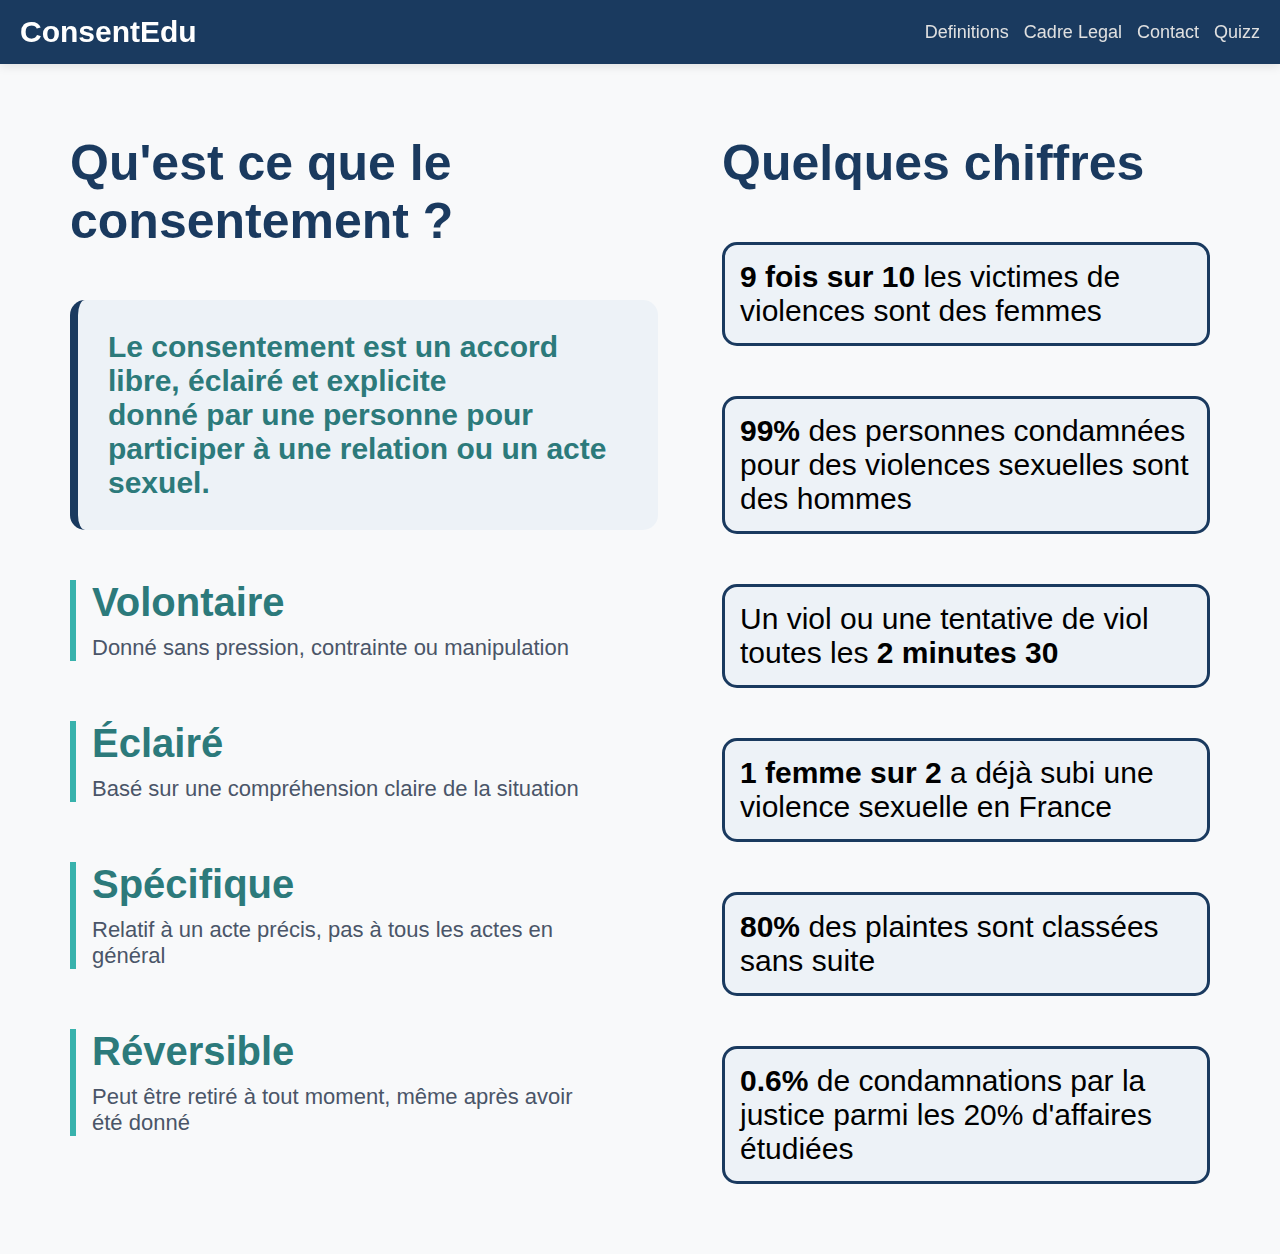
<file: index.html>
<!DOCTYPE html>
<html lang="fr">
<head>
    <meta charset="UTF-8">
    <meta name="viewport" content="width=device-width, initial-scale=1.0">
    <title>ConsentEdu</title>
    <link rel="stylesheet" href="style.css">
</head>
<body>
    <header>
        <nav class="navbar">
            <h1>ConsentEdu</h1>
            <ul class="navlink">
                <li><a href="index.html">Definitions</a></li>
                <li><a href="cadre_legal.html">Cadre Legal</a></li>
                <li><a href="contact.html">Contact</a></li>
                <li><a href="quizz.html">Quizz</a></li>
            </ul>  
        </nav>
    </header>
    <div class="container">
    <div class="box">
    <h1 id="h1">Qu'est ce que le consentement ?</h1>
    <div class="definition">
        <p><strong>Le consentement est un accord libre, éclairé et explicite<br> donné par une personne pour participer à une relation ou un acte sexuel.</strong></p>
    </div>
    <div class="consentement">
        <ul class="liste_cons">
            <li class="liste">
                <h2>Volontaire</h2>
                <p>Donné sans pression, contrainte ou manipulation</p>
            </li>
            <li class="liste">
                <h2>Éclairé</h2>
                <p>Basé sur une compréhension claire de la situation</p>
            </li>
            <li class="liste">
                <h2>Spécifique</h2>
                <p>Relatif à un acte précis, pas à tous les actes en général</p>
            </li>
            <li class="liste">
                <h2>Réversible</h2>
                <p>Peut être retiré à tout moment, même après avoir été donné</p>
            </li>
        </ul>
    </div>
    </div>
    <div class="box">
        <h1 id="h1">Quelques chiffres</h1>
        <ul class="chiffre">
            <li><strong>9 fois sur 10</strong> les victimes de violences sont des femmes</li>
            <li><strong>99%</strong> des personnes condamnées pour des violences sexuelles sont des hommes</li>
            <li>Un viol ou une tentative de viol toutes les <strong>2 minutes 30</strong></li>
            <li><strong>1 femme sur 2</strong> a déjà subi une violence sexuelle en France</li>
            <li><strong>80%</strong> des plaintes sont classées sans suite</li>
            <li><strong>0.6%</strong> de condamnations par la justice parmi les 20% d'affaires étudiées</li>
        </ul>
    </div>
    </div>
</body>

</html>
</file>
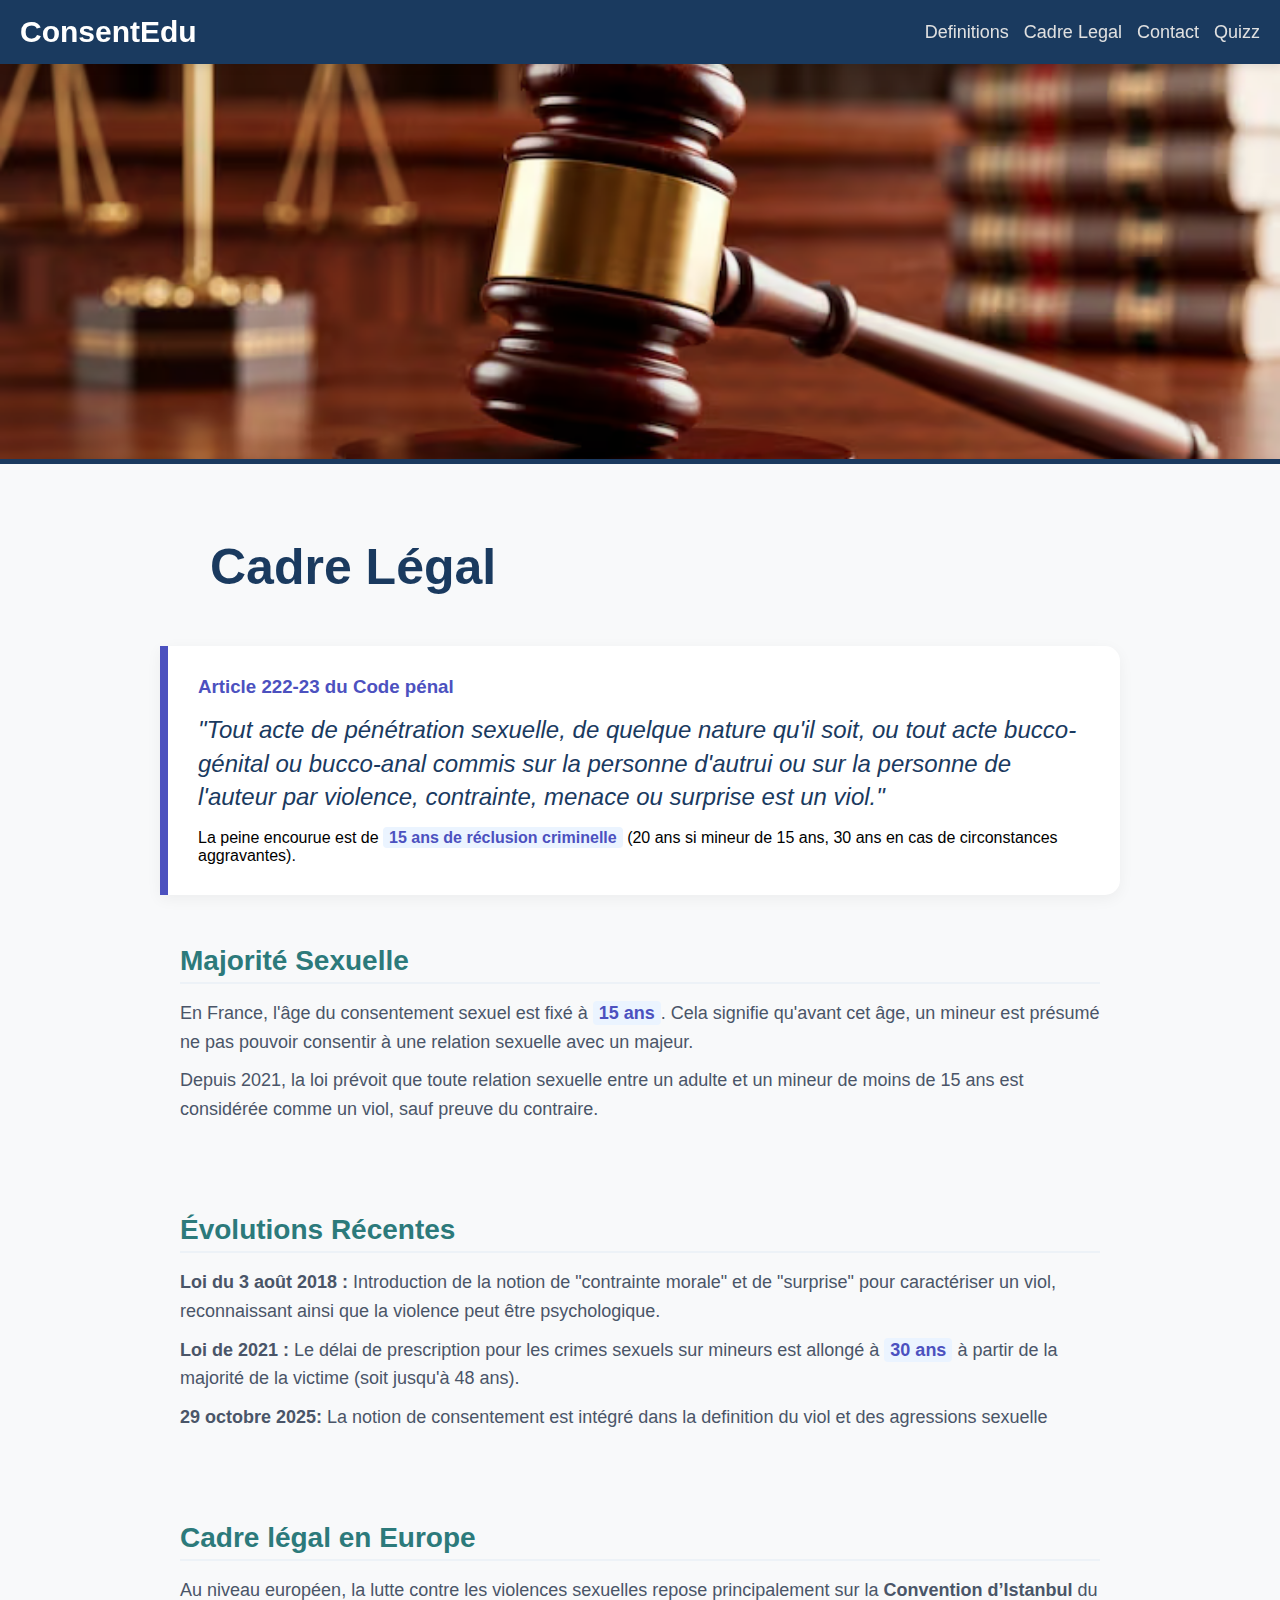
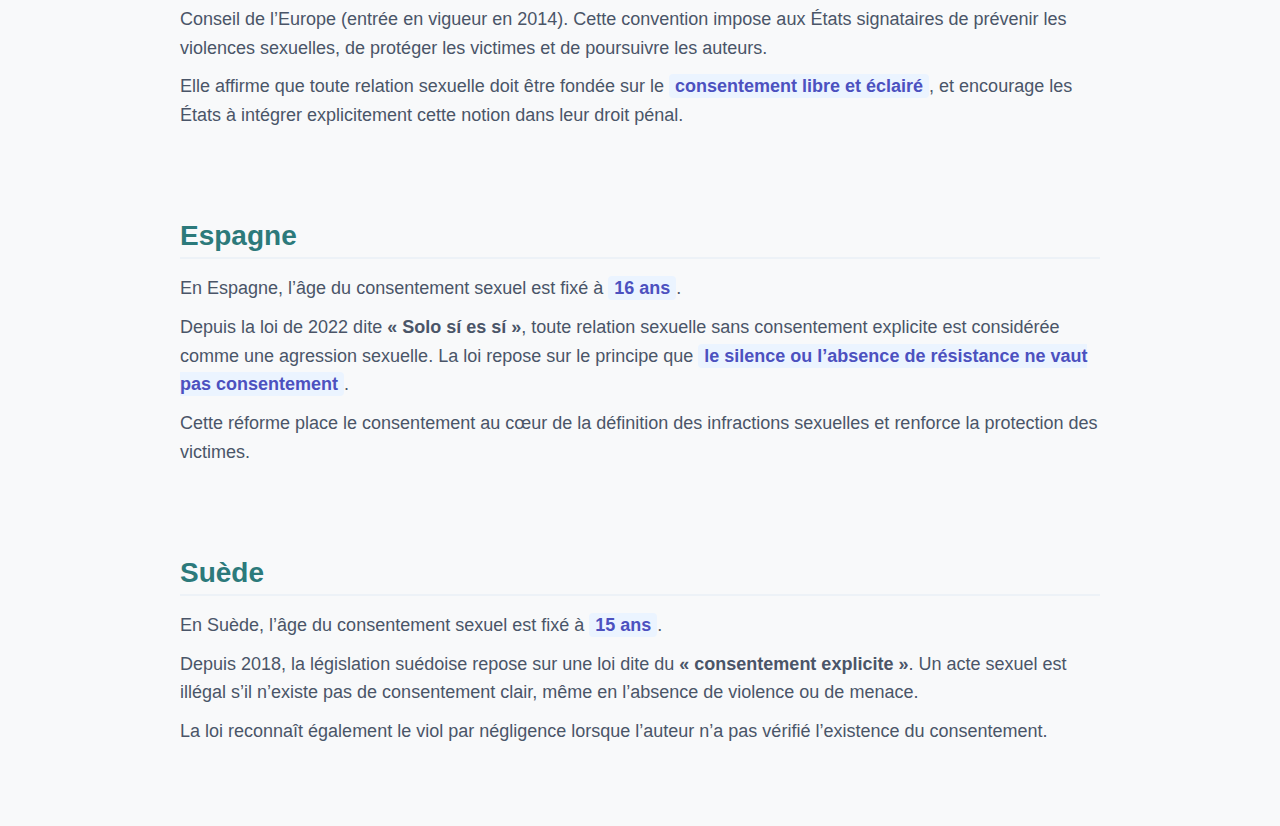
<file: cadre_legal.html>
<!DOCTYPE html>
<html lang="fr">
<head>
    <meta charset="UTF-8">    <meta name="viewport" content="width=device-width, initial-scale=1.0">    <title>ConsentEdu - Cadre Légal</title>
    <link rel="stylesheet" href="style.css">
</head>
<body>
    <header>
        <nav class="navbar">
            <h1>ConsentEdu</h1>
            <ul class="navlink">
                <li><a href="index.html">Definitions</a></li>
                <li><a href="cadre_legal.html">Cadre Legal</a></li>
                <li><a href="contact.html">Contact</a></li>
                <li><a href="quizz.html">Quizz</a></li>
            </ul>  
        </nav>
    </header>

    <div>
        <img src="marteau_sentence.avif" alt="Tribunal" class="image-header">
    </div>

    <div class="container-legal">
        <h1 id="h1">Cadre Légal
        </h1>

        <div class="article-loi">
            <h3>Article 222-23 du Code pénal</h3>
            <blockquote>
                "Tout acte de pénétration sexuelle, de quelque nature qu'il soit, ou tout acte bucco-génital ou bucco-anal commis sur la personne d'autrui ou sur la personne de l'auteur par violence, contrainte, menace ou surprise est un viol."
            </blockquote>
            <p>La peine encourue est de <span class="highlight-legal">15 ans de réclusion criminelle</span> (20 ans si mineur de 15 ans, 30 ans en cas de circonstances aggravantes).</p>
        </div>

        <div class="legal-section">
            <h3>Majorité Sexuelle</h3>
            <p>En France, l'âge du consentement sexuel est fixé à <span class="highlight-legal">15 ans</span>. Cela signifie qu'avant cet âge, un mineur est présumé ne pas pouvoir consentir à une relation sexuelle avec un majeur.</p>
            <p>Depuis 2021, la loi prévoit que toute relation sexuelle entre un adulte et un mineur de moins de 15 ans est considérée comme un viol, sauf preuve du contraire.</p>
        </div>

        <div class="legal-section">
            <h3>Évolutions Récentes</h3>
            <p><strong>Loi du 3 août 2018 :</strong> Introduction de la notion de "contrainte morale" et de "surprise" pour caractériser un viol, reconnaissant ainsi que la violence peut être psychologique.</p>
            <p><strong>Loi de 2021 :</strong> Le délai de prescription pour les crimes sexuels sur mineurs est allongé à <span class="highlight-legal">30 ans</span> à partir de la majorité de la victime (soit jusqu'à 48 ans).</p>
            <p><strong>29 octobre 2025:</strong> La notion de consentement est intégré dans la definition du viol et des agressions sexuelle</p>
        </div>
        <div class="legal-section">
        <h3>Cadre légal en Europe</h3>
        <p>
            Au niveau européen, la lutte contre les violences sexuelles repose principalement sur la 
            <strong>Convention d’Istanbul</strong> du Conseil de l’Europe (entrée en vigueur en 2014).
            Cette convention impose aux États signataires de prévenir les violences sexuelles, de protéger
            les victimes et de poursuivre les auteurs.
        </p>
        <p>
            Elle affirme que toute relation sexuelle doit être fondée sur le 
            <span class="highlight-legal">consentement libre et éclairé</span>, et encourage les États
            à intégrer explicitement cette notion dans leur droit pénal.
        </p>
        </div>
        <div class="legal-section">
        <h3>Espagne</h3>
        <p>
            En Espagne, l’âge du consentement sexuel est fixé à 
            <span class="highlight-legal">16 ans</span>.
        </p>
        <p>
            Depuis la loi de 2022 dite <strong>« Solo sí es sí »</strong>, toute relation sexuelle sans
            consentement explicite est considérée comme une agression sexuelle.
            La loi repose sur le principe que 
            <span class="highlight-legal">le silence ou l’absence de résistance ne vaut pas consentement</span>.
        </p>
        <p>
            Cette réforme place le consentement au cœur de la définition des infractions sexuelles
            et renforce la protection des victimes.
        </p>
        </div>
        <div class="legal-section">
        <h3>Suède</h3>
        <p>
            En Suède, l’âge du consentement sexuel est fixé à 
            <span class="highlight-legal">15 ans</span>.
        </p>
        <p>
            Depuis 2018, la législation suédoise repose sur une loi dite du 
            <strong>« consentement explicite »</strong>.
            Un acte sexuel est illégal s’il n’existe pas de consentement clair,
            même en l’absence de violence ou de menace.
        </p>
        <p>
            La loi reconnaît également le viol par négligence lorsque l’auteur
            n’a pas vérifié l’existence du consentement.
        </p>
        </div>
    </div>    
</body>
</html>
</file>
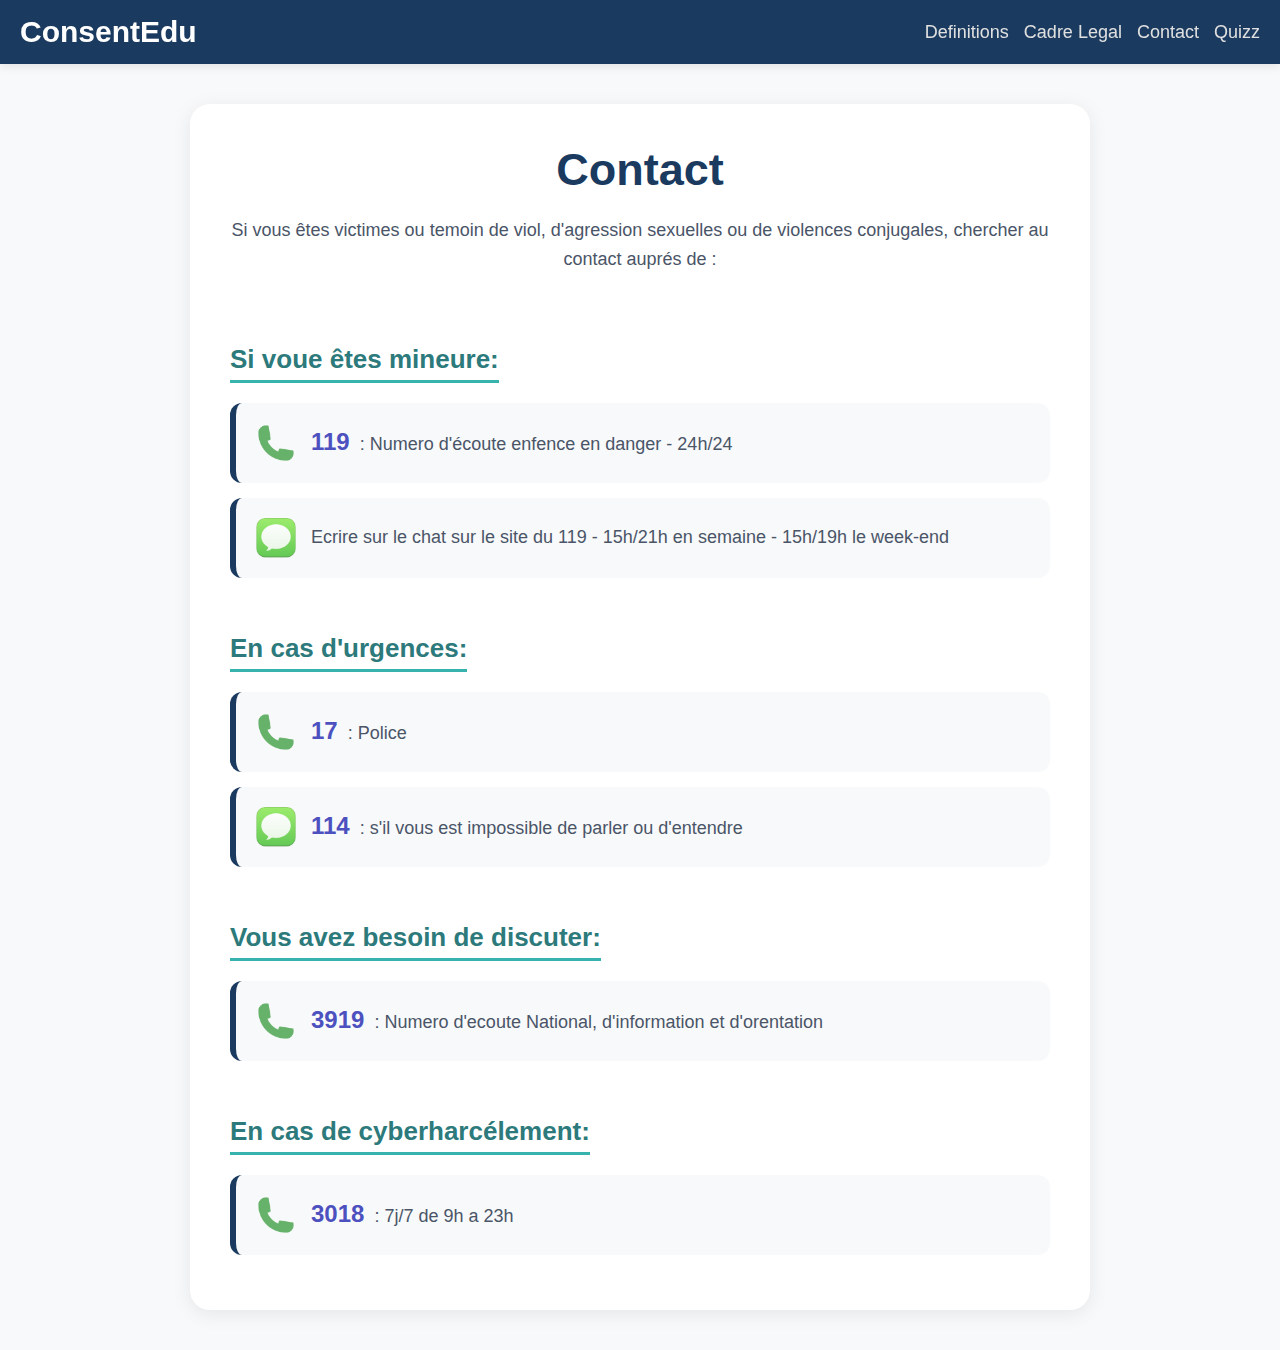
<file: contact.html>
<!DOCTYPE html>
<html lang="fr">
<head>
    <meta charset="UTF-8">
    <title>ConsentEdu</title>
    <link rel="stylesheet" href="style.css">
</head>
<body>
    <header>
        <nav class="navbar">
            <h1>ConsentEdu</h1>
            <ul class="navlink">
                <li><a href="index.html">Definitions</a></li>
                <li><a href="cadre_legal.html">Cadre Legal</a></li>
                <li><a href="contact.html">Contact</a></li>
                <li><a href="quizz.html">Quizz</a></li>
            </ul>  
        </nav>
    </header>
    <div class="contact">
        <h1>Contact</h1>
        <p>Si vous êtes victimes ou temoin de viol, d'agression sexuelles ou de violences conjugales, chercher au contact auprés de :</p>
        <h2>Si voue êtes mineure:</h2>
        <ul>
            <li>
                <img src="telephone.png">
                <p><strong>119</strong>: Numero d'écoute enfence en danger - 24h/24</p>
            </li>
            <li>
                <img src="sms.png">
                <p>Ecrire sur le chat sur le site du 119 - 15h/21h en semaine - 15h/19h le week-end</p>
            </li>
        </ul>
        <h2>En cas d'urgences:</h2>
        <ul>
            <li>
                <img src="telephone.png">
                <p><strong>17</strong>: Police</p>
            </li>
            <li>
                <img src="sms.png">
                <p><strong>114</strong>: s'il vous est impossible de parler ou d'entendre</p>
            </li>
        </ul>
        <h2>Vous avez besoin de discuter:</h2>
        <ul>
            <li>
                <img src="telephone.png">
                <p><strong>3919</strong>: Numero d'ecoute National, d'information et d'orentation</p>
            </li>
        </ul>
        <h2>En cas de cyberharcélement:</h2>
        <ul>
            <li>
                <img src="telephone.png">
                <p><strong>3018</strong>: 7j/7 de 9h a 23h</p>
            </li>
        </ul>
    </div>
</body>
</html>
</file>
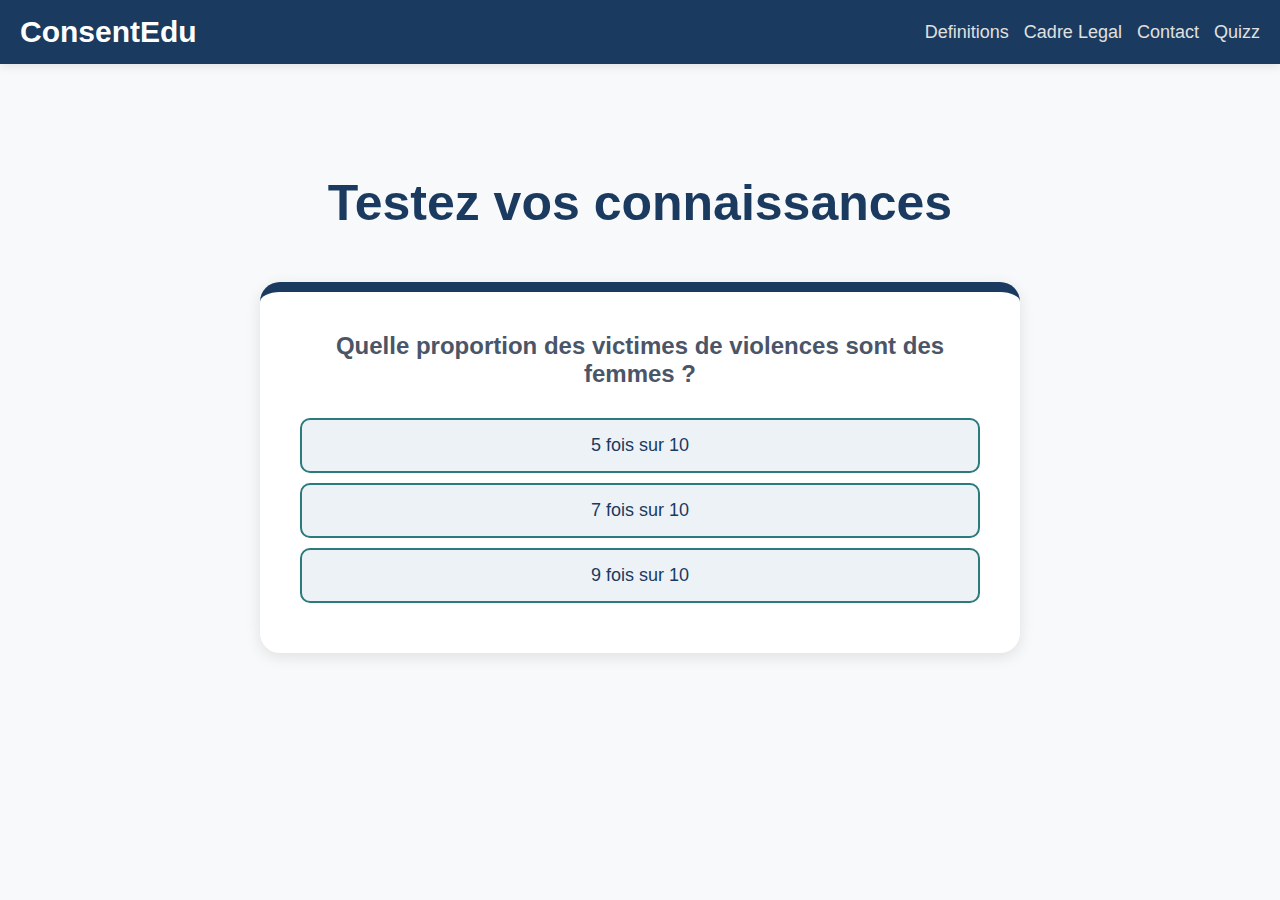
<file: quizz.html>
<!DOCTYPE html>
<html lang="fr">
<head>
    <meta charset="UTF-8">
    <meta name="viewport" content="width=device-width, initial-scale=1.0">
    <title>ConsentEdu - Quizz</title>
    <link rel="stylesheet" href="style.css">
</head>
<body>
    <header>
        <nav class="navbar">
            <h1>ConsentEdu</h1>
            <ul class="navlink">
                <li><a href="index.html">Definitions</a></li>
                <li><a href="cadre_legal.html">Cadre Legal</a></li>
                <li><a href="contact.html">Contact</a></li>
                <li><a href="quizz.html">Quizz</a></li>
            </ul>  
        </nav>
    </header>

    <div class="quizz-container">
        <h1 id="h1">Testez vos connaissances</h1>
        
        <div id="quiz-box">
            <div id="question-container">
                <p id="question-text">Chargement de la question...</p>
                <div id="answer-buttons">
                    </div>
            </div>

            <div id="result-container" class="hide">
                <h2>Quizz terminé !</h2>
                <div class="score-badge">
                    <p id="score-text"></p>
                </div>
                
                <div id="correction-list">
                    </div>

                <button onclick="location.reload()" class="btn-restart">Recommencer le quizz</button>
            </div>
        </div>
    </div>

    <script src="quizz.js"></script>
</body>
</html>
</file>
<file: style.css>
/* --- style.css --- */

/* --- STYLES GÉNÉRAUX --- */
* {
    margin: 0;
    padding: 0;
    box-sizing: border-box;
}

body {
    /* Un blanc cassé très léger pour réduire la fatigue visuelle */
    background-color: #f8f9fa; 
    font-family: 'Segoe UI', Tahoma, Geneva, Verdana, sans-serif;
}

/* --- NAVIGATION --- */
.navbar {
    /* Un bleu profond et professionnel */
    background-color: #1a3a5f; 
    color: white;
    display: flex; 
    justify-content: space-between; 
    align-items: center; 
    padding: 15px 20px;
    position: sticky; 
    top: 0;
    z-index: 1000;
    /* Ajout d'une ombre légère pour le relief */
    box-shadow: 0 2px 10px rgba(0,0,0,0.1);
    flex-wrap: wrap;
    gap: 15px;
}

.navbar h1 {
    color: white;
    font-size: clamp(20px, 5vw, 30px);
}

.navlink {
    display: flex; 
    list-style: none; 
    padding: 0;
    flex-wrap: wrap;
    gap: 15px;
}

.navlink li {
    padding-left: 0;
}

.navlink a {
    color: #e0e0e0;
    text-decoration: none;
    transition: color 0.4s;
    font-size: clamp(14px, 3vw, 18px);
}

.navlink a:hover {
    /* Un bleu turquoise lumineux au survol */
    color: #4fd1c5; 
}

/* --- TITRES ET CONTENU PRINCIPAL --- */
#h1 {
    font-size: clamp(28px, 8vw, 50px);
    /* Un bleu marine élégant */
    color: #1a3a5f; 
    margin: clamp(20px, 5vw, 50px);
}

/* Page Définitions */
.definition {
    /* Texte en bleu canard sur fond bleu-gris très clair */
    color: #2c7a7b;
    font-size: clamp(18px, 5vw, 30px);
    padding: clamp(15px, 5vw, 30px);
    margin: clamp(20px, 5vw, 50px);
    background-color: #edf2f7; 
    width: 100%;
    max-width: 800px;
    border-radius: 15px;
    /* Une bordure subtile pour définir le bloc */
    border-left: 8px solid #1a3a5f; 
}

.consentement {
    margin-left: clamp(20px, 5vw, 50px);
}

.consentement h2 {
    font-size: clamp(24px, 6vw, 40px);
    /* Bleu canard pour les titres de sections */
    color: #2c7a7b; 
}

.consentement p {
    font-size: clamp(16px, 4vw, 22px);
    margin-top: 10px;
    /* Gris foncé pour une meilleure lecture */
    color: #4a5568; 
}

.liste_cons {
    list-style: none;
}

.liste_cons li {
    margin-bottom: 60px;
}

.liste {
    /* Bordure verticale en vert menthe */
    border-left: 6px solid #38b2ac; 
    padding-left: 16px;
    margin-bottom: 24px;
}

/* --- PAGE CADRE LÉGAL --- */
.container-legal {
    max-width: 1000px;
    margin: 0 auto 50px auto;
    padding: 0 20px;
}

/* Style pour l'image du tribunal */
.image-header {
    width: 100%;
    height: 400px;
    object-fit: cover; /* Recadre l'image proprement sans la déformer */
    border-bottom: 5px solid #1a3a5f;
    margin-bottom: 20px;
}

/* Bloc de citation pour l'article de loi */
.article-loi {
    background-color: #ffffff;
    border-left: 8px solid #4c51bf; /* Violet indigo pour marquer l'autorité de la loi */
    padding: 30px;
    margin: 30px 0;
    box-shadow: 0 4px 15px rgba(0,0,0,0.05);
    border-radius: 0 15px 15px 0;
}

.article-loi h3 {
    color: #4c51bf;
    margin-bottom: 15px;
}

.article-loi blockquote {
    font-style: italic;
    font-size: clamp(16px, 4vw, 24px);
    color: #1a3a5f;
    margin-bottom: 15px;
    line-height: 1.4;
}

/* Style pour les sections d'informations (Majorité, Évolutions) */
.legal-section {
    margin-bottom: 40px;
    padding: 20px;
}

.legal-section h3 {
    color: #2c7a7b;
    font-size: clamp(20px, 5vw, 28px);
    margin-bottom: 15px;
    border-bottom: 2px solid #edf2f7;
    padding-bottom: 5px;
}

.legal-section p {
    font-size: clamp(16px, 4vw, 18px);
    line-height: 1.6;
    color: #4a5568;
    margin-bottom: 10px;
}

/* Mise en évidence des chiffres clés (peines, âges) */
.highlight-legal {
    color: #4c51bf;
    font-weight: bold;
    background-color: #ebf4ff;
    padding: 2px 6px;
    border-radius: 4px;
}

.container {
    display: flex;
    gap: clamp(20px, 5vw, 120px);
    flex-wrap: wrap;
    padding: clamp(10px, 3vw, 20px);
}

.box {
    flex: 1;
    min-width: 280px;
}

.chiffre li {
    list-style: none;
    margin: clamp(15px, 5vw, 50px);
    font-size: clamp(18px, 5vw, 30px);
    background-color: #edf2f7;
    padding: clamp(10px, 3vw, 15px);
    border-radius: 15px;
    border: 3px solid #1a3a5f;
}


/* --- PAGE CONTACT --- */

/* Conteneur principal de la page contact */
.contact {
    max-width: 900px;
    margin: clamp(20px, 5vw, 40px) auto;
    padding: clamp(20px, 5vw, 40px);
    background-color: white;
    box-shadow: 0 4px 20px rgba(0,0,0,0.08);
    border-radius: 20px;
}

.contact h1 {
    color: #1a3a5f;
    font-size: clamp(28px, 8vw, 45px);
    margin-bottom: 20px;
    text-align: center;
}

.contact p {
    font-size: clamp(16px, 4vw, 18px);
    color: #4a5568;
    line-height: 1.6;
    margin-bottom: 30px;
    text-align: center;
}

/* Titres des catégories (Mineurs, Urgences, etc.) */
.contact h2 {
    color: #2c7a7b;
    border-bottom: 3px solid #38b2ac;
    display: inline-block;
    margin: 40px 0 20px 0;
    padding-bottom: 5px;
    font-size: clamp(20px, 5vw, 26px);
}

/* Liste des contacts */
.contact ul {
    list-style: none;
}

.contact ul li {
    display: flex;
    align-items: center;
    background-color: #f8f9fa;
    margin-bottom: 15px;
    padding: clamp(15px, 3vw, 20px);
    border-radius: 12px;
    border-left: 6px solid #1a3a5f;
    transition: transform 0.2s ease;
    flex-wrap: wrap;
    gap: 15px;
}

.contact ul li:hover {
    transform: translateX(10px);
    background-color: #edf2f7;
}

/* Stylisation des icônes (téléphone, sms) */
.contact ul li img {
    width: 40px;
    height: 40px;
    margin-right: 0;
    /* Filtre pour harmoniser les icônes si elles sont noires à l'origine */
    opacity: 0.8;
    flex-shrink: 0;
}

/* Mise en valeur des numéros (119, 17, etc.) */
.contact ul li strong {
    color: #4c51bf;
    font-size: clamp(18px, 5vw, 24px);
    margin-right: 10px;
}

.contact ul li p {
    margin-bottom: 0; /* Annule la marge du paragraphe pour l'alignement */
    text-align: left;
    font-size: clamp(14px, 4vw, 18px);
    flex: 1;
    min-width: 200px;
}

/* --- STYLE QUIZZ --- */
.quizz-container {
    max-width: 800px;
    margin: clamp(20px, 5vw, 40px) auto;
    text-align: center;
    padding: clamp(10px, 3vw, 20px);
}

#quiz-box {
    background-color: white;
    padding: clamp(20px, 5vw, 40px);
    border-radius: 20px;
    box-shadow: 0 4px 15px rgba(0,0,0,0.1);
    border-top: 10px solid #1a3a5f;
}

#question-text {
    font-size: clamp(18px, 5vw, 24px);
    color: #4a5568;
    margin-bottom: 30px;
    font-weight: bold;
}

.btn-quiz {
    display: block;
    width: 100%;
    padding: clamp(12px, 3vw, 15px);
    margin: 10px 0;
    font-size: clamp(14px, 3vw, 18px);
    background-color: #edf2f7;
    border: 2px solid #2c7a7b;
    border-radius: 10px;
    cursor: pointer;
    transition: all 0.3s;
    color: #1a3a5f;
}

.btn-quiz:hover {
    background-color: #2c7a7b;
    color: white;
}

.btn-restart {
    padding: clamp(12px, 3vw, 15px) clamp(20px, 5vw, 30px);
    background-color: #1a3a5f;
    color: white;
    border: none;
    border-radius: 5px;
    cursor: pointer;
    margin-top: 20px;
    font-size: clamp(14px, 3vw, 16px);
}

.hide {
    display: none;
}

/* --- STYLE CORRECTIONS QUIZZ --- */
#correction-list {
    text-align: left;
    margin-top: 30px;
    max-height: 400px;
    overflow-y: auto; /* Permet de scroller si beaucoup d'erreurs */
    padding: 15px;
    background-color: #f8f9fa;
    border-radius: 10px;
}

#correction-list h3 {
    color: #1a3a5f;
    margin-bottom: 20px;
    font-size: clamp(18px, 4vw, 22px);
}

.correction-item {
    margin-bottom: 20px;
}

.correction-item p {
    font-size: clamp(14px, 3vw, 16px);
    margin: 5px 0;
}

.wrong {
    color: #c53030; /* Rouge pour l'erreur */
    text-decoration: line-through;
    font-weight: bold;
}

.correct-ans {
    color: #2c7a7b; /* Bleu canard/vert pour la correction */
    font-weight: bold;
}

#correction-list hr {
    border: 0;
    border-top: 1px solid #e2e8f0;
    margin-top: 15px;
}

/* --- MEDIA QUERIES RESPONSIVE --- */

/* Petits écrans (mobile) */
@media (max-width: 768px) {
    body {
        font-size: 14px;
    }
    
    .navbar {
        padding: 10px 15px;
        flex-direction: column;
        align-items: flex-start;
        gap: 10px;
    }
    
    .navbar h1 {
        font-size: 20px;
    }
    
    .navlink {
        flex-direction: column;
        gap: 10px;
        width: 100%;
    }
    
    .navlink a {
        font-size: 14px;
    }
    
    .image-header {
        height: 250px;
    }
    
    .container {
        gap: 20px;
        padding: 15px;
    }
    
    .box {
        min-width: 100%;
    }
    
    .liste_cons li {
        margin-bottom: 30px;
    }
    
    .container-legal {
        padding: 0 15px;
    }
    
    .article-loi {
        padding: 20px;
    }
    
    .legal-section {
        padding: 15px;
    }
    
    .definition {
        margin: 20px auto;
    }
    
    .contact {
        margin: 20px auto;
        padding: 20px;
    }
    
    .contact ul li {
        flex-direction: column;
        align-items: flex-start;
        padding: 15px;
    }
    
    .contact ul li img {
        margin-bottom: 10px;
    }
    
    .quizz-container {
        padding: 15px;
    }
    
    #quiz-box {
        padding: 20px;
    }
    
    .liste {
        margin-bottom: 20px;
    }
}

/* Très petits écrans (mobile petits) */
@media (max-width: 480px) {
    .navbar h1 {
        font-size: 18px;
    }
    
    .navlink {
        gap: 8px;
    }
    
    .navlink a {
        font-size: 12px;
        padding: 5px 8px;
    }
    
    #h1 {
        font-size: 24px;
        margin: 15px;
    }
    
    .image-header {
        height: 180px;
    }
    
    .container {
        gap: 15px;
        padding: 10px;
    }
    
    .definition {
        font-size: 16px;
        padding: 15px;
        margin: 15px auto;
    }
    
    .consentement {
        margin-left: 15px;
    }
    
    .consentement h2 {
        font-size: 20px;
    }
    
    .consentement p {
        font-size: 14px;
    }
    
    .article-loi {
        padding: 15px;
        border-left: 6px solid #4c51bf;
    }
    
    .article-loi blockquote {
        font-size: 14px;
    }
    
    .legal-section h3 {
        font-size: 18px;
    }
    
    .legal-section p {
        font-size: 14px;
    }
    
    .container-legal {
        padding: 0 10px;
    }
    
    .contact h1 {
        font-size: 22px;
    }
    
    .contact p {
        font-size: 14px;
    }
    
    .contact h2 {
        font-size: 18px;
    }
    
    .contact ul li {
        padding: 12px;
        gap: 10px;
    }
    
    .contact ul li img {
        width: 35px;
        height: 35px;
    }
    
    .contact ul li strong {
        font-size: 18px;
    }
    
    .contact ul li p {
        font-size: 13px;
    }
    
    #question-text {
        font-size: 16px;
    }
    
    .btn-quiz {
        font-size: 14px;
        padding: 12px;
    }
    
    .chiffre li {
        font-size: 16px;
        margin: 12px;
        padding: 12px;
    }
}

/* Tablettes et écrans moyens */
@media (min-width: 769px) and (max-width: 1024px) {
    .navbar {
        padding: 12px 30px;
    }
    
    .navlink {
        gap: 25px;
    }
    
    .container {
        gap: 40px;
    }
    
    .box {
        min-width: 250px;
    }
}
</file>
